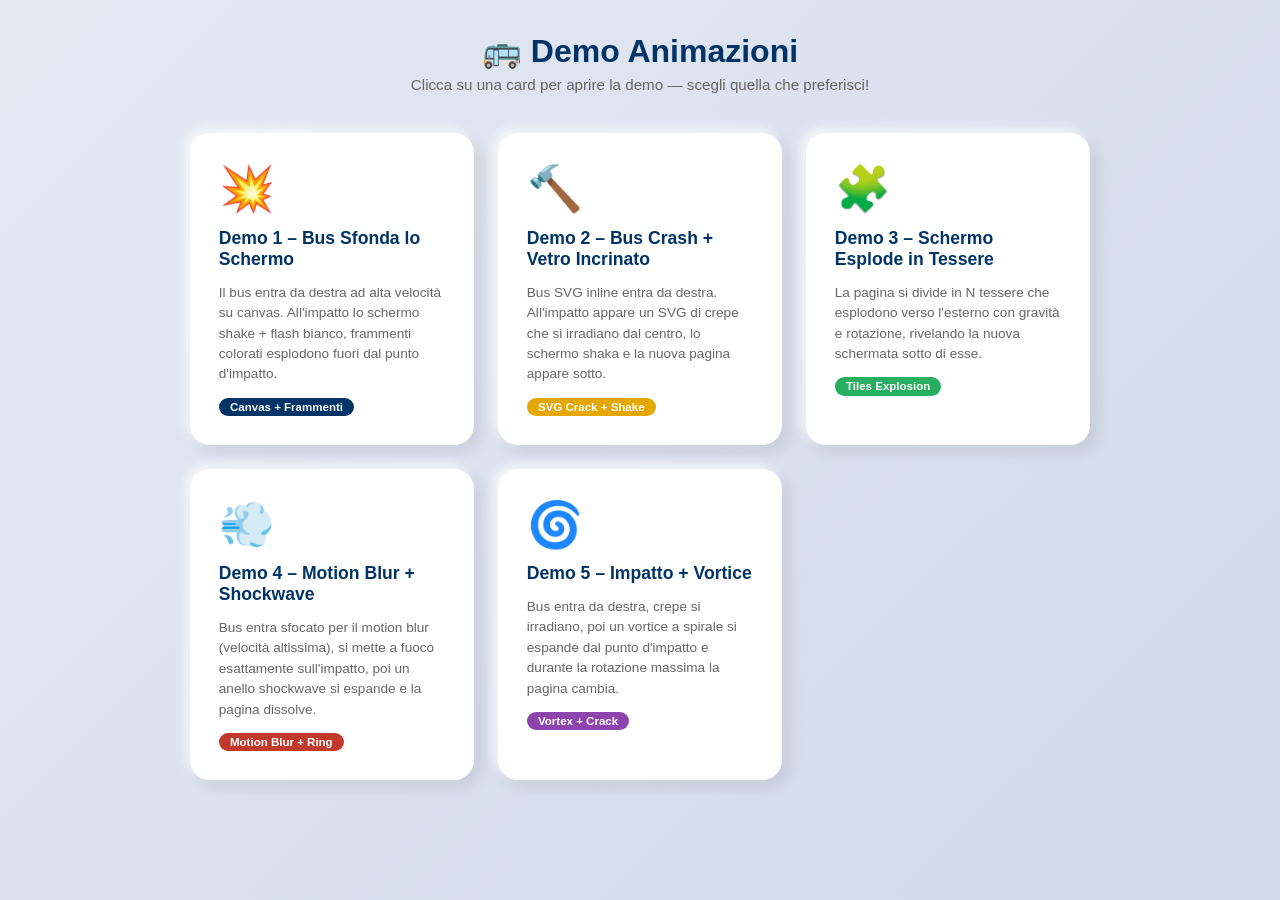
<file: demo-animazioni/index.html>
<!DOCTYPE html>
<html lang="it">
<head>
<meta charset="UTF-8">
<meta name="viewport" content="width=device-width, initial-scale=1.0">
<title>Demo Animazioni – Scegli il tuo stile</title>
<style>
  * { margin: 0; padding: 0; box-sizing: border-box; }
  body {
    background: linear-gradient(135deg, #E4E9F2 0%, #d0d8ea 100%);
    font-family: 'Segoe UI', sans-serif;
    min-height: 100vh;
    display: flex; flex-direction: column;
    align-items: center; padding: 2rem 1rem;
  }
  h1 { font-size: 2rem; color: #003366; margin-bottom: 0.4rem; }
  .sub { color: #666; margin-bottom: 2.5rem; font-size: 0.95rem; }

  .cards {
    display: grid;
    grid-template-columns: repeat(auto-fit, minmax(280px, 1fr));
    gap: 1.5rem;
    max-width: 900px;
    width: 100%;
  }

  .card {
    background: white;
    border-radius: 20px;
    padding: 1.8rem;
    box-shadow: 6px 6px 16px rgba(0,0,0,0.1), -4px -4px 12px rgba(255,255,255,0.9);
    display: flex; flex-direction: column; gap: 0.8rem;
    text-decoration: none; color: inherit;
    transition: transform 0.15s, box-shadow 0.15s;
    cursor: pointer;
  }
  .card:hover {
    transform: translateY(-4px);
    box-shadow: 8px 10px 22px rgba(0,0,0,0.14), -4px -4px 14px rgba(255,255,255,1);
  }
  .card:active { transform: scale(0.97); }

  .emoji { font-size: 2.8rem; }
  .card h2 { font-size: 1.1rem; color: #003366; }
  .card p  { font-size: 0.85rem; color: #666; line-height: 1.5; }
  .badge {
    display: inline-block;
    padding: 0.2rem 0.7rem;
    border-radius: 50px;
    font-size: 0.72rem;
    font-weight: 700;
    background: #003366;
    color: white;
    width: fit-content;
  }
  .badge.gold  { background: #e6a800; }
  .badge.green { background: #27ae60; }
  .badge.red   { background: #c0392b; }
  .badge.purple{ background: #8e44ad; }
</style>
</head>
<body>

<h1>🚌 Demo Animazioni</h1>
<p class="sub">Clicca su una card per aprire la demo — scegli quella che preferisci!</p>

<div class="cards">

  <a class="card" href="demo1-bus-sfonda.html" target="_blank">
    <div class="emoji">💥</div>
    <h2>Demo 1 – Bus Sfonda lo Schermo</h2>
    <p>Il bus entra da destra ad alta velocità su canvas. All'impatto lo schermo shake + flash bianco, frammenti colorati esplodono fuori dal punto d'impatto.</p>
    <span class="badge">Canvas + Frammenti</span>
  </a>

  <a class="card" href="demo2-bus-crash-crack.html" target="_blank">
    <div class="emoji">🔨</div>
    <h2>Demo 2 – Bus Crash + Vetro Incrinato</h2>
    <p>Bus SVG inline entra da destra. All'impatto appare un SVG di crepe che si irradiano dal centro, lo schermo shaka e la nuova pagina appare sotto.</p>
    <span class="badge gold">SVG Crack + Shake</span>
  </a>

  <a class="card" href="demo3-tiles-explosion.html" target="_blank">
    <div class="emoji">🧩</div>
    <h2>Demo 3 – Schermo Esplode in Tessere</h2>
    <p>La pagina si divide in N tessere che esplodono verso l'esterno con gravità e rotazione, rivelando la nuova schermata sotto di esse.</p>
    <span class="badge green">Tiles Explosion</span>
  </a>

  <a class="card" href="demo4-motion-blur.html" target="_blank">
    <div class="emoji">💨</div>
    <h2>Demo 4 – Motion Blur + Shockwave</h2>
    <p>Bus entra sfocato per il motion blur (velocità altissima), si mette a fuoco esattamente sull'impatto, poi un anello shockwave si espande e la pagina dissolve.</p>
    <span class="badge red">Motion Blur + Ring</span>
  </a>

  <a class="card" href="demo5-vortex.html" target="_blank">
    <div class="emoji">🌀</div>
    <h2>Demo 5 – Impatto + Vortice</h2>
    <p>Bus entra da destra, crepe si irradiano, poi un vortice a spirale si espande dal punto d'impatto e durante la rotazione massima la pagina cambia.</p>
    <span class="badge purple">Vortex + Crack</span>
  </a>

</div>

</body>
</html>
</file>
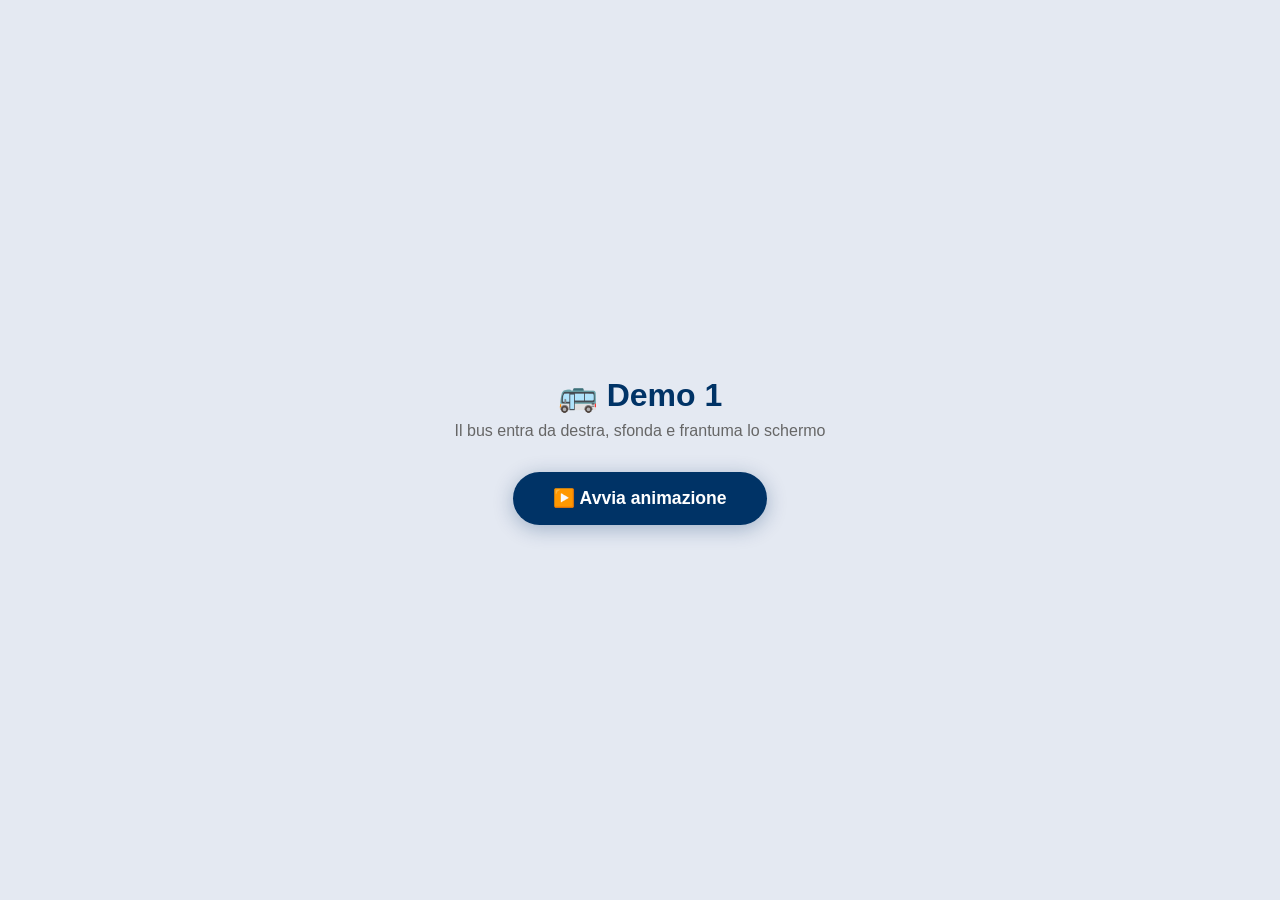
<file: demo-animazioni/demo1-bus-sfonda.html>
<!DOCTYPE html>
<html lang="it">
<head>
<meta charset="UTF-8">
<meta name="viewport" content="width=device-width, initial-scale=1.0">
<title>Demo 1 – Bus Sfonda lo Schermo</title>
<style>
  * { margin: 0; padding: 0; box-sizing: border-box; }
  body {
    background: #E4E9F2;
    font-family: 'Segoe UI', sans-serif;
    display: flex; flex-direction: column;
    align-items: center; justify-content: center;
    height: 100vh; overflow: hidden;
    user-select: none;
  }

  h1 { font-size: 2rem; color: #003366; margin-bottom: 0.5rem; }
  p  { color: #666; margin-bottom: 2rem; }

  button {
    padding: 1rem 2.5rem;
    font-size: 1.1rem; font-weight: 700;
    background: #003366; color: white;
    border: none; border-radius: 50px;
    cursor: pointer; box-shadow: 0 4px 20px rgba(0,51,102,0.3);
    transition: transform 0.1s;
  }
  button:active { transform: scale(0.96); }

  /* ============ CANVAS OVERLAY ============ */
  #anim-canvas {
    position: fixed; inset: 0;
    pointer-events: none;
    z-index: 9999;
    display: none;
  }

  /* ============ SHAKE ============ */
  @keyframes screen-shake {
    0%   { transform: translate(0,0) rotate(0deg); }
    10%  { transform: translate(-12px, 8px) rotate(-1.5deg); }
    20%  { transform: translate(14px,-10px) rotate(1.2deg); }
    30%  { transform: translate(-10px, 6px) rotate(-0.8deg); }
    40%  { transform: translate(8px,-4px) rotate(0.6deg); }
    50%  { transform: translate(-6px, 3px) rotate(-0.4deg); }
    70%  { transform: translate(4px,-2px) rotate(0.2deg); }
    100% { transform: translate(0,0) rotate(0deg); }
  }
  body.shaking { animation: screen-shake 0.6s ease; }

  /* ============ FLASH ============ */
  #flash {
    position: fixed; inset: 0;
    background: white;
    opacity: 0; pointer-events: none;
    z-index: 9998;
    transition: opacity 0.05s;
  }
  #flash.on { opacity: 1; }
</style>
</head>
<body>

<h1>🚌 Demo 1</h1>
<p>Il bus entra da destra, sfonda e frantuma lo schermo</p>
<button onclick="triggerAnim()">▶️ Avvia animazione</button>

<canvas id="anim-canvas"></canvas>
<div id="flash"></div>

<script>
const canvas = document.getElementById('anim-canvas');
const ctx    = canvas.getContext('2d');
const flash  = document.getElementById('flash');

function resize() {
  canvas.width  = window.innerWidth;
  canvas.height = window.innerHeight;
}
resize();
window.addEventListener('resize', resize);

/* ===== CLACSON via Web Audio ===== */
function playHorn() {
  const ac = new (window.AudioContext || window.webkitAudioContext)();

  function beep(freq, start, dur, vol=0.6) {
    const o = ac.createOscillator();
    const g = ac.createGain();
    o.connect(g); g.connect(ac.destination);
    o.type = 'sawtooth';
    o.frequency.setValueAtTime(freq, ac.currentTime + start);
    g.gain.setValueAtTime(0, ac.currentTime + start);
    g.gain.linearRampToValueAtTime(vol, ac.currentTime + start + 0.02);
    g.gain.linearRampToValueAtTime(0,   ac.currentTime + start + dur);
    o.start(ac.currentTime + start);
    o.stop(ac.currentTime + start + dur + 0.05);
  }

  beep(420, 0,    0.18);
  beep(520, 0.22, 0.22);
  beep(420, 0.48, 0.12);
  beep(520, 0.62, 0.30);
}

/* ===== DISEGNA BUS SVG-style su canvas ===== */
function drawBus(x, y, scale=1, alpha=1) {
  ctx.save();
  ctx.globalAlpha = alpha;
  ctx.translate(x, y);
  ctx.scale(scale, scale);

  const W = 200, H = 90;

  // Carrozzeria
  ctx.fillStyle = '#1565C0';
  roundRect(ctx, -W/2, -H/2, W, H, 10);
  ctx.fill();

  // Fascia gialla
  ctx.fillStyle = '#FFC107';
  ctx.fillRect(-W/2, 10, W, 12);

  // Tetto
  ctx.fillStyle = '#1976D2';
  roundRect(ctx, -W/2+6, -H/2-8, W-12, 20, 8);
  ctx.fill();

  // Finestrini
  ctx.fillStyle = '#B3E5FC';
  ctx.globalAlpha = alpha * 0.9;
  [-60,-25,10,45].forEach(fx => {
    roundRect(ctx, fx, -H/2+4, 28, 18, 4);
    ctx.fill();
  });

  // Parabrezza anteriore
  roundRect(ctx, W/2-38, -H/2+4, 32, 20, 4);
  ctx.fill();
  ctx.globalAlpha = alpha;

  // Ruote
  ctx.fillStyle = '#212121';
  [W/2-30, -W/2+30].forEach(wx => {
    ctx.beginPath();
    ctx.arc(wx, H/2-2, 16, 0, Math.PI*2);
    ctx.fill();
    ctx.fillStyle = '#9E9E9E';
    ctx.beginPath();
    ctx.arc(wx, H/2-2, 7, 0, Math.PI*2);
    ctx.fill();
    ctx.fillStyle = '#212121';
  });

  // Faro
  ctx.fillStyle = '#FFEB3B';
  ctx.beginPath();
  ctx.arc(W/2-6, 8, 8, 0, Math.PI*2);
  ctx.fill();

  ctx.restore();
}

function roundRect(ctx, x, y, w, h, r) {
  ctx.beginPath();
  ctx.moveTo(x+r, y);
  ctx.lineTo(x+w-r, y);
  ctx.quadraticCurveTo(x+w, y, x+w, y+r);
  ctx.lineTo(x+w, y+h-r);
  ctx.quadraticCurveTo(x+w, y+h, x+w-r, y+h);
  ctx.lineTo(x+r, y+h);
  ctx.quadraticCurveTo(x, y+h, x, y+h-r);
  ctx.lineTo(x, y+r);
  ctx.quadraticCurveTo(x, y, x+r, y);
  ctx.closePath();
}

/* ===== FRAMMENTI VETRO ROTTO ===== */
let fragments = [];

function generateFragments(cx, cy) {
  fragments = [];
  const count = 40;
  for (let i = 0; i < count; i++) {
    const angle = Math.random() * Math.PI * 2;
    const speed = 3 + Math.random() * 12;
    const size  = 20 + Math.random() * 80;
    fragments.push({
      x: cx, y: cy,
      vx: Math.cos(angle) * speed,
      vy: Math.sin(angle) * speed - Math.random() * 4,
      rot: Math.random() * Math.PI * 2,
      rotV: (Math.random() - 0.5) * 0.3,
      size,
      alpha: 1,
      color: `hsl(${200 + Math.random()*40}, 60%, ${50 + Math.random()*30}%)`,
      points: generateShard(size)
    });
  }
}

function generateShard(size) {
  const pts = [];
  const n = 3 + Math.floor(Math.random() * 3);
  for (let i = 0; i < n; i++) {
    const a = (i / n) * Math.PI * 2 + (Math.random()-0.5) * 0.8;
    const r = size * (0.5 + Math.random() * 0.5);
    pts.push({ x: Math.cos(a)*r, y: Math.sin(a)*r });
  }
  return pts;
}

function drawFragments() {
  fragments.forEach(f => {
    ctx.save();
    ctx.translate(f.x, f.y);
    ctx.rotate(f.rot);
    ctx.globalAlpha = f.alpha;
    ctx.fillStyle = f.color;
    ctx.strokeStyle = 'rgba(255,255,255,0.5)';
    ctx.lineWidth = 1;
    ctx.beginPath();
    f.points.forEach((p, i) => i === 0 ? ctx.moveTo(p.x, p.y) : ctx.lineTo(p.x, p.y));
    ctx.closePath();
    ctx.fill();
    ctx.stroke();
    ctx.restore();

    f.x   += f.vx;
    f.y   += f.vy;
    f.vy  += 0.4; // gravità
    f.rot += f.rotV;
    f.alpha -= 0.022;
  });
  fragments = fragments.filter(f => f.alpha > 0);
}

/* ===== ANIMAZIONE PRINCIPALE ===== */
let animRunning = false;

function triggerAnim() {
  if (animRunning) return;
  animRunning = true;

  const W = canvas.width, H = canvas.height;
  const cy = H / 2;
  let busX = W + 160;
  const targetX = W / 2;

  canvas.style.display = 'block';
  playHorn();

  let phase = 'enter'; // enter → impact → shards → done
  let impactFrame = 0;

  function loop() {
    ctx.clearRect(0, 0, W, H);

    if (phase === 'enter') {
      busX -= 28; // velocità bus
      const scale = 1 + Math.max(0, (targetX - busX) / W) * 0.8;
      drawBus(busX, cy, scale);

      if (busX <= targetX) {
        phase = 'impact';
        impactFrame = 0;

        // Flash bianco
        flash.classList.add('on');
        setTimeout(() => flash.classList.remove('on'), 80);

        // Shake
        document.body.classList.add('shaking');
        setTimeout(() => document.body.classList.remove('shaking'), 600);

        // Genera frammenti
        generateFragments(targetX, cy);

        // QUI cambieresti modalità nel sito vero
        console.log('💥 CAMBIO MODALITÀ!');
      }

      requestAnimationFrame(loop);

    } else if (phase === 'impact') {
      impactFrame++;

      // Bus si ferma con bounce
      const bounceX = targetX + Math.sin(impactFrame * 0.5) * (20 - impactFrame) ;
      const scale   = 1.5 - impactFrame * 0.03;
      drawBus(Math.max(targetX, bounceX), cy, Math.max(1, scale));

      drawFragments();

      if (impactFrame > 30) phase = 'shards';
      requestAnimationFrame(loop);

    } else if (phase === 'shards') {
      drawFragments();
      if (fragments.length === 0) {
        phase = 'done';
        canvas.style.display = 'none';
        animRunning = false;
      } else {
        requestAnimationFrame(loop);
      }
    }
  }

  requestAnimationFrame(loop);
}
</script>
</body>
</html>
</file>
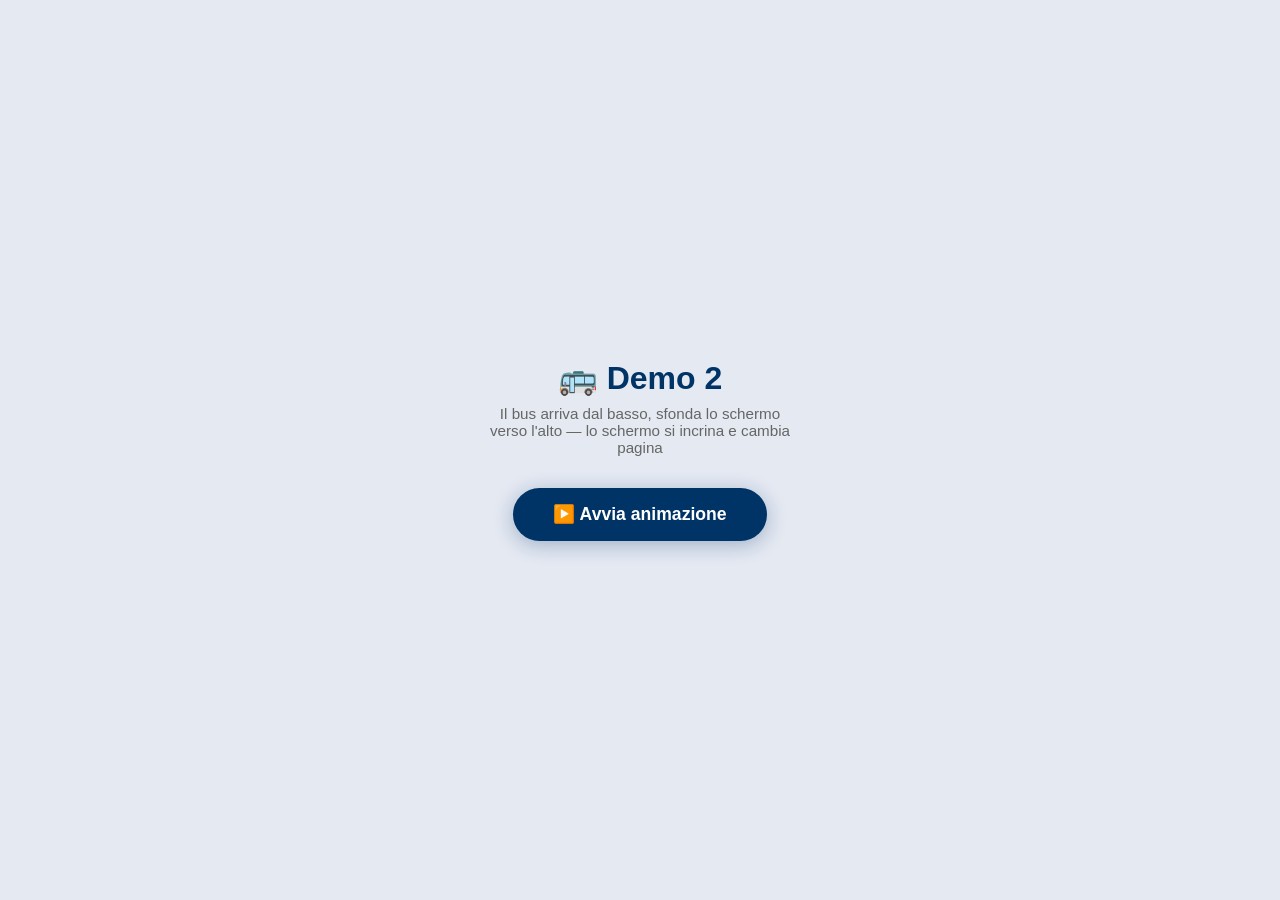
<file: demo-animazioni/demo2-bus-crash-crack.html>
<!DOCTYPE html>
<html lang="it">
<head>
<meta charset="UTF-8">
<meta name="viewport" content="width=device-width, initial-scale=1.0">
<title>Demo 2 – Bus Schiaccia lo Schermo</title>
<style>
  * { margin: 0; padding: 0; box-sizing: border-box; }
  body {
    background: #E4E9F2;
    font-family: 'Segoe UI', sans-serif;
    display: flex; flex-direction: column;
    align-items: center; justify-content: center;
    height: 100vh; overflow: hidden;
    user-select: none;
  }

  h1 { font-size: 2rem; color: #003366; margin-bottom: 0.5rem; }
  p  { color: #666; margin-bottom: 2rem; font-size: 0.95rem; text-align: center; max-width: 320px; }

  button {
    padding: 1rem 2.5rem;
    font-size: 1.1rem; font-weight: 700;
    background: #003366; color: white;
    border: none; border-radius: 50px;
    cursor: pointer;
    box-shadow: 0 4px 20px rgba(0,51,102,0.3);
    transition: transform 0.1s;
  }
  button:active { transform: scale(0.96); }

  /* ======= SCREEEN CRACK OVERLAY ======= */
  #crack-overlay {
    position: fixed; inset: 0;
    pointer-events: none;
    z-index: 9997;
    opacity: 0;
    transition: opacity 0.1s;
  }
  #crack-overlay.show { opacity: 1; }

  /* ======= BUS ELEMENT ======= */
  #bus-el {
    position: fixed;
    z-index: 9999;
    pointer-events: none;
    display: none;
    transform-origin: center center;
  }

  /* ======= FLASH ======= */
  #flash {
    position: fixed; inset: 0;
    background: white;
    opacity: 0; pointer-events: none;
    z-index: 9998;
  }

  /* ======= SHAKE ======= */
  @keyframes shake {
    0%   { transform: translate(0,0); }
    15%  { transform: translate(-15px, 10px) rotate(-2deg); }
    30%  { transform: translate(18px,-12px) rotate(1.5deg); }
    45%  { transform: translate(-12px, 7px) rotate(-1deg); }
    60%  { transform: translate(8px,-4px) rotate(0.5deg); }
    75%  { transform: translate(-4px, 2px); }
    100% { transform: translate(0,0); }
  }
  body.shaking { animation: shake 0.55s cubic-bezier(.36,.07,.19,.97); }

  /* ======= CRACK LINES SVG ======= */
  #crack-svg {
    position: fixed; inset: 0;
    width: 100%; height: 100%;
    pointer-events: none;
    z-index: 9998;
    opacity: 0;
    transition: opacity 0.08s;
  }
  #crack-svg.show { opacity: 1; }

  /* ======= NUOVA SCHERMATA ======= */
  #new-screen {
    position: fixed; inset: 0;
    background: #1A237E;
    display: flex; align-items: center; justify-content: center;
    flex-direction: column;
    gap: 1rem;
    z-index: 9996;
    opacity: 0;
    pointer-events: none;
    transition: opacity 0.4s;
  }
  #new-screen.show {
    opacity: 1;
    pointer-events: all;
  }
  #new-screen h2 { color: #FFC107; font-size: 2.5rem; }
  #new-screen p  { color: white; font-size: 1rem; }
  #new-screen button {
    background: #FFC107; color: #1A237E;
    margin-top: 1rem;
  }
</style>
</head>
<body>

<h1>🚌 Demo 2</h1>
<p>Il bus arriva dal basso, sfonda lo schermo verso l'alto — lo schermo si incrina e cambia pagina</p>
<button onclick="triggerAnim()">▶️ Avvia animazione</button>

<!-- Bus SVG inline -->
<svg id="bus-el" viewBox="0 0 240 100" width="240" height="100">
  <!-- Ombra -->
  <ellipse cx="120" cy="95" rx="80" ry="5" fill="rgba(0,0,0,0.2)"/>
  <!-- Carrozzeria -->
  <rect x="8" y="10" width="224" height="76" rx="10" fill="#1565C0"/>
  <!-- Fascia gialla -->
  <rect x="8" y="42" width="224" height="14" fill="#FFC107"/>
  <!-- Tetto -->
  <rect x="14" y="2" width="212" height="22" rx="8" fill="#1976D2"/>
  <!-- Finestrini -->
  <rect x="30"  y="12" width="38" height="20" rx="4" fill="#B3E5FC" opacity="0.9"/>
  <rect x="80"  y="12" width="38" height="20" rx="4" fill="#B3E5FC" opacity="0.9"/>
  <rect x="130" y="12" width="38" height="20" rx="4" fill="#B3E5FC" opacity="0.9"/>
  <!-- Parabrezza -->
  <rect x="182" y="12" width="40" height="22" rx="4" fill="#B3E5FC" opacity="0.9"/>
  <!-- Ruote -->
  <circle cx="50"  cy="86" r="14" fill="#212121"/>
  <circle cx="50"  cy="86" r="6"  fill="#9E9E9E"/>
  <circle cx="190" cy="86" r="14" fill="#212121"/>
  <circle cx="190" cy="86" r="6"  fill="#9E9E9E"/>
  <!-- Faro -->
  <ellipse cx="228" cy="62" rx="7" ry="5" fill="#FFEB3B"/>
  <!-- Numero -->
  <rect x="88" y="3" width="32" height="8" rx="2" fill="#FFC107"/>
  <text x="104" y="10" font-size="7" fill="#1A237E" text-anchor="middle" font-family="monospace" font-weight="bold">ATM</text>
</svg>

<!-- Crack SVG -->
<svg id="crack-svg" viewBox="0 0 100 100" preserveAspectRatio="none">
  <defs>
    <filter id="glow">
      <feGaussianBlur stdDeviation="0.5" result="blur"/>
      <feMerge><feMergeNode in="blur"/><feMergeNode in="SourceGraphic"/></feMerge>
    </filter>
  </defs>
  <g filter="url(#glow)" stroke="white" stroke-width="0.4" fill="none" opacity="0.9">
    <!-- Crepe che si irradiano dal centro -->
    <polyline points="50,50 35,20 28,5"/>
    <polyline points="50,50 60,15 55,0"/>
    <polyline points="50,50 75,25 90,10 100,0"/>
    <polyline points="50,50 80,40 100,35"/>
    <polyline points="50,50 85,55 100,65"/>
    <polyline points="50,50 70,75 80,95 85,100"/>
    <polyline points="50,50 50,80 45,100"/>
    <polyline points="50,50 30,75 20,100"/>
    <polyline points="50,50 15,65 0,70"/>
    <polyline points="50,50 10,45 0,40"/>
    <polyline points="50,50 18,30 5,15 0,0"/>
    <!-- Linee secondarie -->
    <polyline points="50,50 40,35 30,30"/>
    <polyline points="50,50 62,42 72,38"/>
    <polyline points="50,50 58,62 65,75"/>
    <polyline points="50,50 38,63 28,70"/>
  </g>
  <!-- Alone impatto -->
  <circle cx="50" cy="50" r="8" fill="none" stroke="white" stroke-width="0.8" opacity="0.6"/>
  <circle cx="50" cy="50" r="15" fill="none" stroke="white" stroke-width="0.4" opacity="0.4"/>
</svg>

<!-- Nuova schermata simulata -->
<div id="new-screen">
  <h2>🚌 IVECO MODE</h2>
  <p>Modalità Iveco Orecchia attivata!</p>
  <button onclick="resetDemo()">🔄 Ripristina demo</button>
</div>

<div id="flash"></div>

<script>
const busEl      = document.getElementById('bus-el');
const crackSvg   = document.getElementById('crack-svg');
const flashEl    = document.getElementById('flash');
const newScreen  = document.getElementById('new-screen');
let   animRunning = false;

/* ===== CLACSON ===== */
function playHorn() {
  const ac = new (window.AudioContext || window.webkitAudioContext)();
  function beep(freq, start, dur, vol=0.5) {
    const o = ac.createOscillator(), g = ac.createGain();
    o.connect(g); g.connect(ac.destination);
    o.type = 'sawtooth';
    o.frequency.value = freq;
    g.gain.setValueAtTime(0, ac.currentTime + start);
    g.gain.linearRampToValueAtTime(vol, ac.currentTime + start + 0.03);
    g.gain.linearRampToValueAtTime(0,   ac.currentTime + start + dur);
    o.start(ac.currentTime + start);
    o.stop(ac.currentTime + start + dur + 0.05);
  }
  beep(380, 0,    0.20);
  beep(480, 0.25, 0.25);
  beep(380, 0.52, 0.12);
  beep(480, 0.66, 0.32);
}

/* ===== ANIMAZIONE ===== */
function triggerAnim() {
  if (animRunning) return;
  animRunning = true;

  const W = window.innerWidth, H = window.innerHeight;
  const busW = 240, busH = 100;

  // Posizione iniziale: bus fuori dallo schermo a destra
  let bx = W + busW;
  const by = H / 2 - busH / 2;

  busEl.style.display = 'block';
  busEl.style.left    = bx + 'px';
  busEl.style.top     = by + 'px';
  busEl.style.transition = 'none';
  busEl.style.transform  = 'scale(1)';

  playHorn();

  // Fase 1: bus entra da destra veloce
  const targetX = W / 2 - busW / 2;
  let start = null;
  const duration = 500; // ms

  function animEnter(ts) {
    if (!start) start = ts;
    const p = Math.min((ts - start) / duration, 1);
    // easeIn
    const ease = p * p * p;
    bx = W + busW - (W + busW - targetX) * ease;
    const scale = 1 + ease * 0.5; // il bus si "ingrandisce" come se venisse verso di te
    busEl.style.left      = bx + 'px';
    busEl.style.transform = `scale(${scale})`;

    if (p < 1) {
      requestAnimationFrame(animEnter);
    } else {
      onImpact();
    }
  }
  requestAnimationFrame(animEnter);

  function onImpact() {
    // Flash bianco
    flashEl.style.transition = 'none';
    flashEl.style.opacity = '1';
    setTimeout(() => {
      flashEl.style.transition = 'opacity 0.3s';
      flashEl.style.opacity = '0';
    }, 60);

    // Shake
    document.body.classList.remove('shaking');
    void document.body.offsetWidth;
    document.body.classList.add('shaking');
    setTimeout(() => document.body.classList.remove('shaking'), 600);

    // Crepe
    crackSvg.classList.add('show');

    // Bus: bounce e scomparsa
    busEl.style.transition = 'transform 0.15s, opacity 0.3s 0.2s';
    busEl.style.transform  = 'scale(1.6)';
    setTimeout(() => { busEl.style.opacity = '0'; }, 200);

    // Cambia schermata
    setTimeout(() => {
      crackSvg.classList.remove('show');
      busEl.style.display = 'none';
      busEl.style.opacity = '1';
      newScreen.classList.add('show');
    }, 500);
  }
}

function resetDemo() {
  animRunning = false;
  newScreen.classList.remove('show');
  busEl.style.display = 'none';
  busEl.style.transform = 'scale(1)';
}
</script>
</body>
</html>
</file>
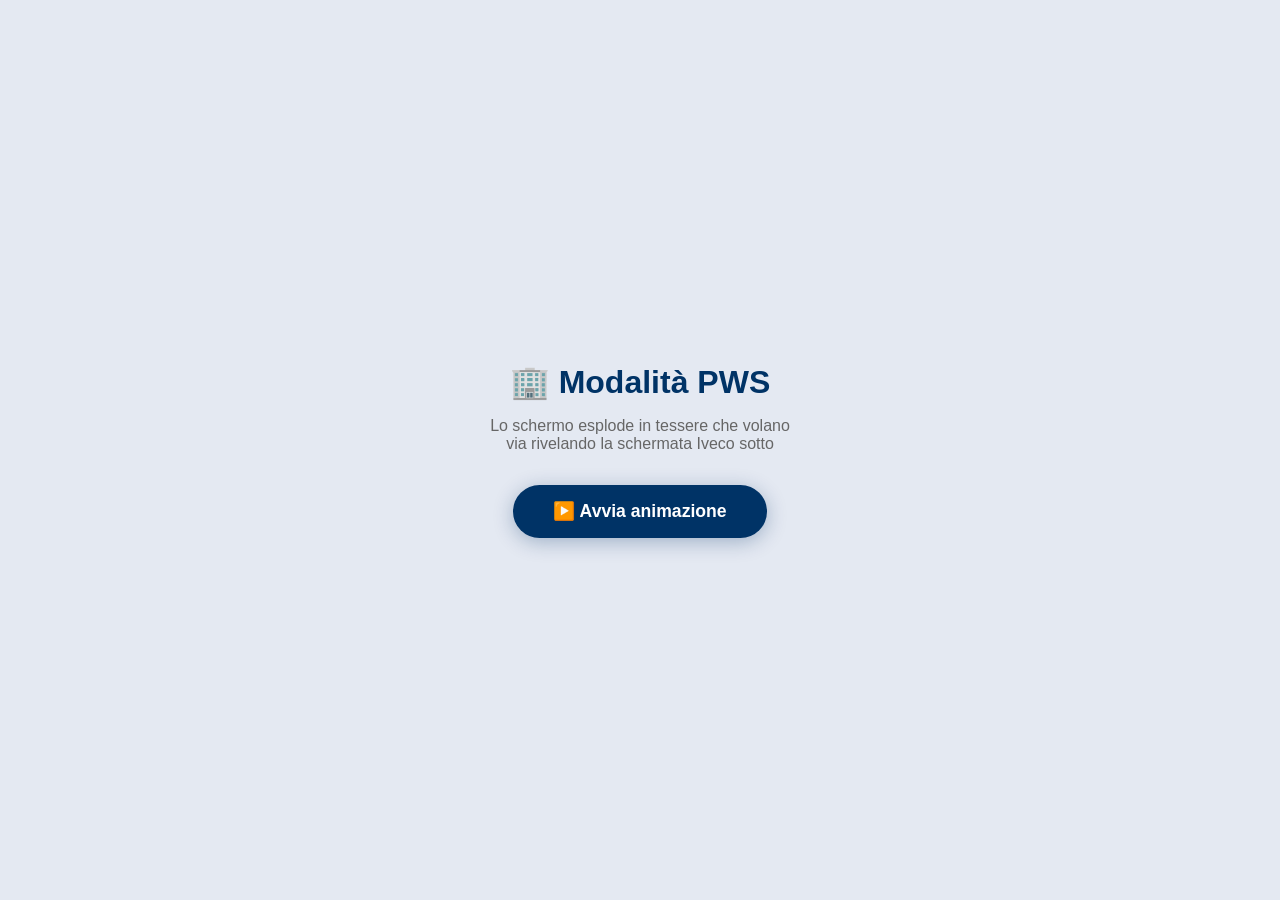
<file: demo-animazioni/demo3-tiles-explosion.html>
<!DOCTYPE html>
<html lang="it">
<head>
<meta charset="UTF-8">
<meta name="viewport" content="width=device-width, initial-scale=1.0">
<title>Demo 3 – Schermo Esplode in Tessere</title>
<style>
  * { margin: 0; padding: 0; box-sizing: border-box; }
  body {
    background: #E4E9F2;
    font-family: 'Segoe UI', sans-serif;
    display: flex; flex-direction: column;
    align-items: center; justify-content: center;
    height: 100vh; overflow: hidden;
    user-select: none;
  }

  #page-a, #page-b {
    position: fixed; inset: 0;
    display: flex; align-items: center; justify-content: center;
    flex-direction: column; gap: 1rem;
  }

  #page-a { background: #E4E9F2; z-index: 1; }
  #page-b { background: #1A237E; z-index: 0; }
  #page-b h1 { color: #FFC107; font-size: 2.5rem; }
  #page-b p  { color: white; }

  h1 { font-size: 2rem; color: #003366; }
  p  { color: #666; text-align: center; max-width: 320px; }
  button {
    padding: 1rem 2.5rem; font-size: 1.1rem; font-weight: 700;
    background: #003366; color: white; border: none; border-radius: 50px;
    cursor: pointer; margin-top: 1rem;
    box-shadow: 0 4px 20px rgba(0,51,102,0.3);
  }
  #page-b button { background: #FFC107; color: #1A237E; }

  #tile-canvas {
    position: fixed; inset: 0;
    pointer-events: none;
    z-index: 100;
    display: none;
  }

  /* Bus animato in ingresso */
  #bus-wrap {
    position: fixed;
    z-index: 200;
    pointer-events: none;
    display: none;
  }

  @keyframes shake {
    0%,100%{ transform:translate(0,0)rotate(0); }
    20%    { transform:translate(-16px,10px)rotate(-2deg); }
    40%    { transform:translate(18px,-12px)rotate(1.5deg); }
    60%    { transform:translate(-10px,6px)rotate(-1deg); }
    80%    { transform:translate(8px,-4px)rotate(0.5deg); }
  }
  body.shaking { animation: shake 0.5s ease; }
</style>
</head>
<body>

<!-- Pagina A (PWS) -->
<div id="page-a">
  <h1>🏢 Modalità PWS</h1>
  <p>Lo schermo esplode in tessere che volano via rivelando la schermata Iveco sotto</p>
  <button onclick="triggerAnim()">▶️ Avvia animazione</button>
</div>

<!-- Pagina B (Iveco) — già visibile dietro -->
<div id="page-b">
  <h1>🚌 IVECO MODE</h1>
  <p>Modalità Iveco Orecchia!</p>
  <button onclick="resetDemo()">🔄 Torna a PWS</button>
</div>

<canvas id="tile-canvas"></canvas>

<!-- Bus -->
<div id="bus-wrap">
  <svg viewBox="0 0 240 100" width="220" height="92">
    <ellipse cx="120" cy="95" rx="78" ry="5" fill="rgba(0,0,0,0.15)"/>
    <rect x="8" y="10" width="224" height="76" rx="10" fill="#1565C0"/>
    <rect x="8" y="42" width="224" height="14" fill="#FFC107"/>
    <rect x="14" y="2" width="212" height="22" rx="8" fill="#1976D2"/>
    <rect x="30"  y="12" width="38" height="20" rx="4" fill="#B3E5FC" opacity="0.9"/>
    <rect x="80"  y="12" width="38" height="20" rx="4" fill="#B3E5FC" opacity="0.9"/>
    <rect x="130" y="12" width="38" height="20" rx="4" fill="#B3E5FC" opacity="0.9"/>
    <rect x="182" y="12" width="40" height="22" rx="4" fill="#B3E5FC" opacity="0.9"/>
    <circle cx="50"  cy="86" r="14" fill="#212121"/>
    <circle cx="50"  cy="86" r="6"  fill="#9E9E9E"/>
    <circle cx="190" cy="86" r="14" fill="#212121"/>
    <circle cx="190" cy="86" r="6"  fill="#9E9E9E"/>
    <ellipse cx="228" cy="62" rx="7" ry="5" fill="#FFEB3B"/>
    <rect x="88" y="3" width="32" height="8" rx="2" fill="#FFC107"/>
    <text x="104" y="10" font-size="7" fill="#1A237E" text-anchor="middle" font-family="monospace" font-weight="bold">ATM</text>
  </svg>
</div>

<script>
const canvas  = document.getElementById('tile-canvas');
const ctx     = canvas.getContext('2d');
const pageA   = document.getElementById('page-a');
const busWrap = document.getElementById('bus-wrap');
let animRunning = false;

function resize() {
  canvas.width  = window.innerWidth;
  canvas.height = window.innerHeight;
}
resize();
window.addEventListener('resize', resize);

/* ===== CLACSON ===== */
function playHorn() {
  const ac = new (window.AudioContext || window.webkitAudioContext)();
  function beep(f, s, d, v=0.5) {
    const o = ac.createOscillator(), g = ac.createGain();
    o.connect(g); g.connect(ac.destination);
    o.type = 'sawtooth'; o.frequency.value = f;
    g.gain.setValueAtTime(0, ac.currentTime+s);
    g.gain.linearRampToValueAtTime(v, ac.currentTime+s+0.03);
    g.gain.linearRampToValueAtTime(0, ac.currentTime+s+d);
    o.start(ac.currentTime+s); o.stop(ac.currentTime+s+d+0.05);
  }
  beep(400,0,0.18); beep(500,0.22,0.22); beep(400,0.48,0.14); beep(500,0.64,0.32);
}

/* ===== TILES ===== */
const COLS = 8, ROWS = 12;
let tiles = [];

function buildTiles() {
  const W = canvas.width, H = canvas.height;
  const tw = W / COLS, th = H / ROWS;
  tiles = [];

  for (let r = 0; r < ROWS; r++) {
    for (let c = 0; c < COLS; c++) {
      const cx = (c + 0.5) * tw;
      const cy = (r + 0.5) * th;
      const angle = Math.atan2(cy - H/2, cx - W/2);
      const dist  = Math.hypot(cx - W/2, cy - H/2);
      const delay = dist / 600; // più lontano dal centro = parte dopo
      const speed = 8 + Math.random() * 14;

      tiles.push({
        x: c * tw, y: r * th, w: tw, h: th,
        vx: Math.cos(angle) * speed * (0.5 + Math.random()),
        vy: Math.sin(angle) * speed * (0.5 + Math.random()) - 2,
        rot: 0,
        rotV: (Math.random() - 0.5) * 0.15,
        alpha: 1,
        delay,
        elapsed: 0,
        started: false,
        // Colore della pagina A
        color: `hsl(${210 + Math.random()*20}, ${50+Math.random()*20}%, ${80+Math.random()*15}%)`
      });
    }
  }
}

/* ===== ANIMAZIONE PRINCIPALE ===== */
function triggerAnim() {
  if (animRunning) return;
  animRunning = true;

  const W = canvas.width, H = canvas.height;

  playHorn();

  // Mostra il bus che entra
  busWrap.style.display = 'block';
  busWrap.style.left    = (W + 250) + 'px';
  busWrap.style.top     = (H/2 - 46) + 'px';
  busWrap.style.transition = 'none';
  busWrap.style.transform  = 'scale(1)';

  // Bus entra veloce
  setTimeout(() => {
    busWrap.style.transition = 'left 0.45s cubic-bezier(.8,0,1,1)';
    busWrap.style.left = (W/2 - 110) + 'px';
  }, 50);

  // All'impatto
  setTimeout(() => {
    // Shake + flash
    document.body.classList.remove('shaking');
    void document.body.offsetWidth;
    document.body.classList.add('shaking');

    // Cattura schermata A come pattern sul canvas
    canvas.style.display = 'block';
    buildTiles();

    // Nascondi pagina A
    pageA.style.opacity = '0';

    // Bus: ingrandisce e svanisce
    busWrap.style.transition = 'transform 0.2s, opacity 0.3s 0.15s';
    busWrap.style.transform  = 'scale(1.5)';
    setTimeout(() => { busWrap.style.opacity = '0'; }, 150);

    startTileExplosion();
  }, 500);
}

let lastTs = null;

function startTileExplosion() {
  lastTs = null;

  function loop(ts) {
    if (!lastTs) lastTs = ts;
    const dt = (ts - lastTs) / 16;
    lastTs = ts;

    ctx.clearRect(0, 0, canvas.width, canvas.height);

    let allDone = true;

    tiles.forEach(t => {
      t.elapsed += dt;
      const relT = t.elapsed - t.delay * 60;

      if (relT < 0) {
        // Non ancora partita: disegna ferma
        ctx.save();
        ctx.globalAlpha = 1;
        ctx.fillStyle   = t.color;
        ctx.strokeStyle = 'rgba(255,255,255,0.3)';
        ctx.lineWidth   = 0.5;
        ctx.fillRect(t.x, t.y, t.w, t.h);
        ctx.strokeRect(t.x, t.y, t.w, t.h);
        ctx.restore();
        allDone = false;
        return;
      }

      t.started = true;
      // Muovi
      t.x   += t.vx * dt;
      t.y   += t.vy * dt;
      t.vy  += 0.3 * dt;
      t.rot += t.rotV * dt;
      t.alpha -= 0.018 * dt;

      if (t.alpha <= 0) return;
      allDone = false;

      ctx.save();
      ctx.globalAlpha = Math.max(0, t.alpha);
      ctx.translate(t.x + t.w/2, t.y + t.h/2);
      ctx.rotate(t.rot);
      ctx.fillStyle   = t.color;
      ctx.strokeStyle = 'rgba(255,255,255,0.4)';
      ctx.lineWidth   = 0.5;
      ctx.fillRect(-t.w/2, -t.h/2, t.w, t.h);
      ctx.strokeRect(-t.w/2, -t.h/2, t.w, t.h);
      ctx.restore();
    });

    if (!allDone) {
      requestAnimationFrame(loop);
    } else {
      canvas.style.display = 'none';
      busWrap.style.display = 'none';
      busWrap.style.opacity = '1';
      busWrap.style.transform = 'scale(1)';
    }
  }

  requestAnimationFrame(loop);
}

function resetDemo() {
  animRunning = false;
  pageA.style.opacity = '1';
  canvas.style.display = 'none';
  busWrap.style.display = 'none';
  busWrap.style.opacity = '1';
  busWrap.style.transform = 'scale(1)';
}
</script>
</body>
</html>
</file>
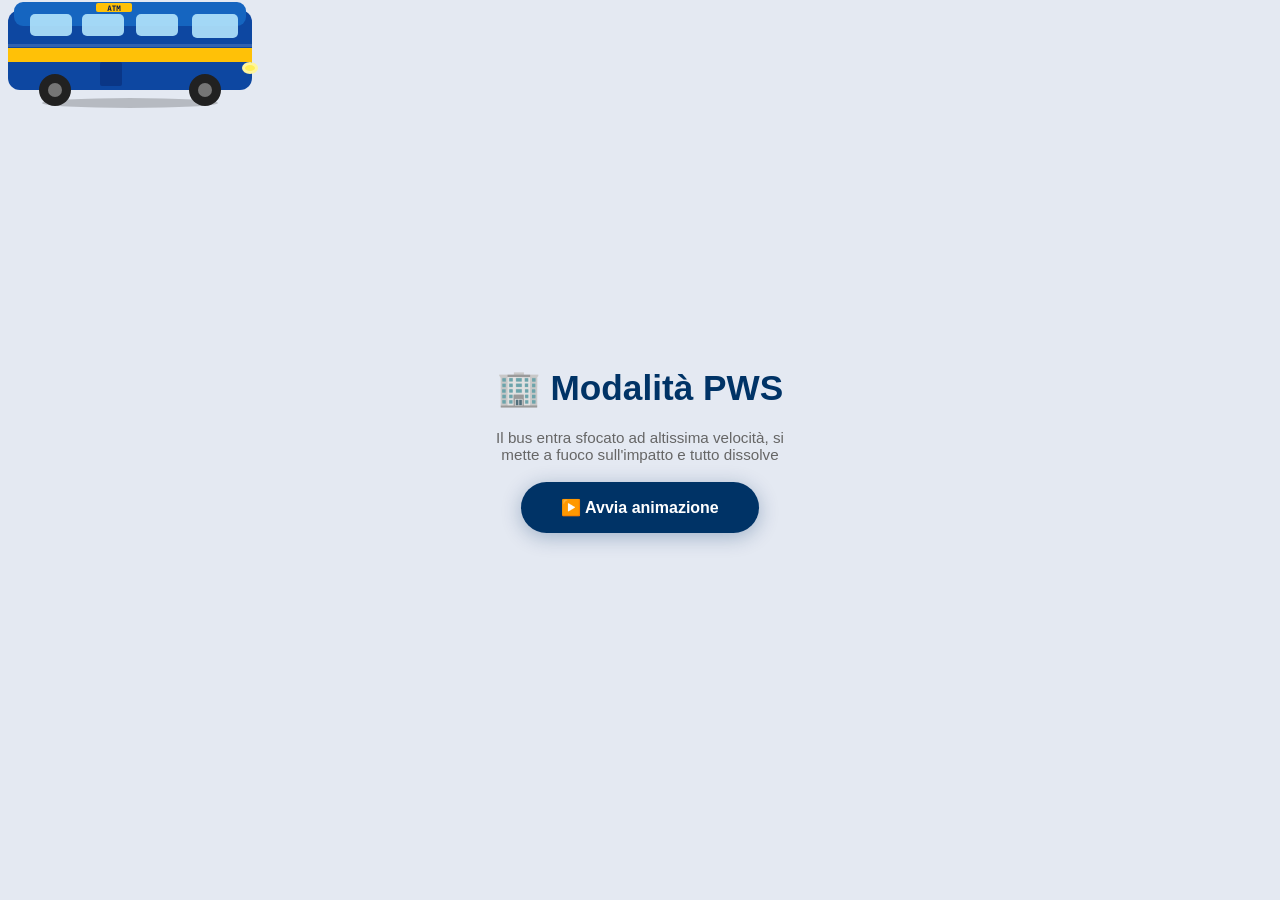
<file: demo-animazioni/demo4-motion-blur.html>
<!DOCTYPE html>
<html lang="it">
<head>
<meta charset="UTF-8">
<meta name="viewport" content="width=device-width, initial-scale=1.0">
<title>Demo 4 – Bus Mette a Fuoco e Dissolve</title>
<style>
  * { margin: 0; padding: 0; box-sizing: border-box; }

  body {
    background: #E4E9F2;
    font-family: 'Segoe UI', sans-serif;
    overflow: hidden;
    height: 100vh;
    user-select: none;
  }

  /* === PAGINE === */
  .page {
    position: fixed; inset: 0;
    display: flex; align-items: center; justify-content: center;
    flex-direction: column; gap: 1.2rem;
    transition: filter 0.3s, opacity 0.5s;
  }

  #page-pws { z-index: 2; background: #E4E9F2; }
  #page-iveco {
    z-index: 1;
    background: linear-gradient(135deg, #0D1B4B 0%, #1A237E 60%, #003366 100%);
  }

  h1 { font-size: 2.2rem; font-weight: 800; color: #003366; }
  p  { color: #666; text-align: center; max-width: 320px; font-size: 0.95rem; }

  button {
    padding: 1rem 2.5rem; font-size: 1rem; font-weight: 700;
    background: #003366; color: white; border: none; border-radius: 50px;
    cursor: pointer; box-shadow: 0 4px 20px rgba(0,51,102,0.3);
    transition: transform 0.1s;
  }
  button:active { transform: scale(0.96); }

  /* Iveco page styling */
  #page-iveco h1 { color: #FFC107; font-size: 2.5rem; }
  #page-iveco p  { color: rgba(255,255,255,0.7); }
  #page-iveco button { background: #FFC107; color: #1A237E; }

  /* === BUS OVERLAY === */
  #bus-layer {
    position: fixed; inset: 0;
    z-index: 10;
    pointer-events: none;
    overflow: hidden;
  }

  #bus-obj {
    position: absolute;
    will-change: transform, filter;
  }

  /* === SHOCKWAVE === */
  #shockwave {
    position: fixed;
    border-radius: 50%;
    pointer-events: none;
    z-index: 9;
    display: none;
  }

  /* === BLUR OVERLAY === */
  #blur-bg {
    position: fixed; inset: 0;
    z-index: 5;
    backdrop-filter: blur(0px);
    transition: backdrop-filter 0.4s;
    pointer-events: none;
  }
  #blur-bg.active { backdrop-filter: blur(20px) brightness(1.5); }

  @keyframes shake {
    0%,100%{ transform:translate(0,0); }
    20%    { transform:translate(-18px,12px) rotate(-2.5deg); }
    40%    { transform:translate(20px,-14px) rotate(2deg); }
    60%    { transform:translate(-12px,8px)  rotate(-1deg); }
    80%    { transform:translate(9px,-5px)   rotate(0.5deg); }
  }
  body.shaking { animation: shake 0.55s ease; }
</style>
</head>
<body>

<div class="page" id="page-pws">
  <h1>🏢 Modalità PWS</h1>
  <p>Il bus entra sfocato ad altissima velocità, si mette a fuoco sull'impatto e tutto dissolve</p>
  <button onclick="triggerAnim()">▶️ Avvia animazione</button>
</div>

<div class="page" id="page-iveco">
  <h1>🚌 IVECO MODE</h1>
  <p>Modalità Iveco Orecchia attivata!</p>
  <button onclick="resetDemo()">🔄 Torna a PWS</button>
</div>

<div id="blur-bg"></div>
<div id="bus-layer">
  <svg id="bus-obj" viewBox="0 0 260 108" width="260" height="108">
    <defs>
      <filter id="motion-blur-h">
        <feGaussianBlur in="SourceGraphic" stdDeviation="18 0" result="blur"/>
      </filter>
      <filter id="no-blur">
        <feGaussianBlur in="SourceGraphic" stdDeviation="0 0"/>
      </filter>
      <filter id="glow-filter">
        <feGaussianBlur stdDeviation="3" result="b"/>
        <feMerge><feMergeNode in="b"/><feMergeNode in="SourceGraphic"/></feMerge>
      </filter>
    </defs>

    <g id="bus-body">
      <ellipse cx="130" cy="103" rx="88" ry="5" fill="rgba(0,0,0,0.2)"/>
      <rect x="8" y="10" width="244" height="80" rx="12" fill="#0D47A1"/>
      <rect x="8" y="48" width="244" height="14" fill="#FFC107"/>
      <rect x="14" y="2" width="232" height="24" rx="9" fill="#1565C0"/>
      <!-- vetri -->
      <rect x="30"  y="14" width="42" height="22" rx="5" fill="#B3E5FC" opacity="0.9"/>
      <rect x="82"  y="14" width="42" height="22" rx="5" fill="#B3E5FC" opacity="0.9"/>
      <rect x="136" y="14" width="42" height="22" rx="5" fill="#B3E5FC" opacity="0.9"/>
      <rect x="192" y="14" width="46" height="24" rx="5" fill="#B3E5FC" opacity="0.9"/>
      <!-- porta -->
      <rect x="100" y="62" width="22" height="24" rx="2" fill="#0A2F7A" opacity="0.7"/>
      <!-- ruote -->
      <circle cx="55"  cy="90" r="16" fill="#212121"/>
      <circle cx="55"  cy="90" r="7"  fill="#757575"/>
      <circle cx="205" cy="90" r="16" fill="#212121"/>
      <circle cx="205" cy="90" r="7"  fill="#757575"/>
      <!-- faro -->
      <ellipse cx="250" cy="68" rx="8" ry="6" fill="#FFF59D"/>
      <ellipse cx="250" cy="68" rx="5" ry="3" fill="#FFEE58"/>
      <!-- targa ATM -->
      <rect x="96" y="3" width="36" height="9" rx="2" fill="#FFC107"/>
      <text x="114" y="11" font-size="7.5" fill="#0D1B4B" text-anchor="middle" font-family="monospace" font-weight="bold">ATM</text>
      <!-- striping laterale -->
      <rect x="8" y="44" width="244" height="3" fill="white" opacity="0.15"/>
    </g>
  </svg>
</div>

<div id="shockwave"></div>

<script>
const busObj   = document.getElementById('bus-obj');
const busLayer = document.getElementById('bus-layer');
const blurBg   = document.getElementById('blur-bg');
const shockEl  = document.getElementById('shockwave');
const pagePws  = document.getElementById('page-pws');
const pageIv   = document.getElementById('page-iveco');
let animRunning = false;

/* === CLACSON === */
function playHorn() {
  const ac = new (window.AudioContext || window.webkitAudioContext)();
  function b(f,s,d,v=0.55) {
    const o=ac.createOscillator(), g=ac.createGain();
    o.connect(g); g.connect(ac.destination);
    o.type='sawtooth'; o.frequency.value=f;
    g.gain.setValueAtTime(0,ac.currentTime+s);
    g.gain.linearRampToValueAtTime(v,ac.currentTime+s+0.03);
    g.gain.linearRampToValueAtTime(0,ac.currentTime+s+d);
    o.start(ac.currentTime+s); o.stop(ac.currentTime+s+d+0.05);
  }
  b(400,0,0.18); b(520,0.22,0.24); b(400,0.50,0.12); b(520,0.65,0.35);
}

/* === SHOCKWAVE RING === */
function spawnShockwave(cx, cy) {
  shockEl.style.cssText = `
    position:fixed;
    width:20px; height:20px;
    left:${cx-10}px; top:${cy-10}px;
    border-radius:50%;
    border:6px solid rgba(255,193,7,0.9);
    box-shadow:0 0 20px rgba(255,193,7,0.6), inset 0 0 20px rgba(255,255,255,0.3);
    pointer-events:none;
    z-index:15;
    display:block;
    transition:
      width 0.5s cubic-bezier(0,.6,.4,1),
      height 0.5s cubic-bezier(0,.6,.4,1),
      left 0.5s cubic-bezier(0,.6,.4,1),
      top 0.5s cubic-bezier(0,.6,.4,1),
      opacity 0.5s 0.1s,
      border-width 0.5s;
  `;
  requestAnimationFrame(() => {
    const r = Math.max(window.innerWidth, window.innerHeight) * 1.5;
    shockEl.style.width       = r + 'px';
    shockEl.style.height      = r + 'px';
    shockEl.style.left        = (cx - r/2) + 'px';
    shockEl.style.top         = (cy - r/2) + 'px';
    shockEl.style.opacity     = '0';
    shockEl.style.borderWidth = '1px';
  });
  setTimeout(() => { shockEl.style.display = 'none'; }, 600);
}

/* === ANIMAZIONE === */
function triggerAnim() {
  if (animRunning) return;
  animRunning = true;

  const W = window.innerWidth, H = window.innerHeight;
  const busW = 260, busH = 108;

  // Posizione iniziale fuori schermo a destra
  let bx = W + busW + 100;
  const by = H / 2 - busH / 2;

  busObj.style.filter    = 'url(#motion-blur-h)';
  busObj.parentElement.style.display = 'block';
  busObj.style.left      = bx + 'px';
  busObj.style.top       = by + 'px';
  busObj.style.transition = 'none';
  busObj.style.opacity   = '1';
  busObj.style.transform = 'scaleX(-1)'; // bus guarda a sinistra (verso destinazione)

  playHorn();

  // Fase 1: entra velocissimo con motion blur
  let startTs = null;
  const enterDur = 400; // ms
  const targetX  = W/2 - busW/2;

  function enterLoop(ts) {
    if (!startTs) startTs = ts;
    const p    = Math.min((ts - startTs) / enterDur, 1);
    const ease = 1 - Math.pow(1 - p, 3); // easeOut
    bx = (W + busW + 100) + (targetX - W - busW - 100) * ease;

    // Riduci gradualmente il blur mentre si avvicina
    const blurAmt = Math.round(18 * (1 - p));
    busObj.setAttribute('filter', `blur(${blurAmt}px)`);
    busObj.style.left = bx + 'px';

    if (p < 1) {
      requestAnimationFrame(enterLoop);
    } else {
      onImpact();
    }
  }
  requestAnimationFrame(enterLoop);

  function onImpact() {
    const cx = W / 2, cy = H / 2;

    // Togli blur — bus a fuoco
    busObj.removeAttribute('filter');
    busObj.style.filter = 'none';

    // Shake
    document.body.classList.remove('shaking');
    void document.body.offsetWidth;
    document.body.classList.add('shaking');
    setTimeout(() => document.body.classList.remove('shaking'), 600);

    // Shockwave
    spawnShockwave(cx, cy);

    // Blur backdrop (simula impatto)
    blurBg.classList.add('active');

    // Flash
    document.body.style.transition = 'filter 0.05s';
    document.body.style.filter     = 'brightness(3)';
    setTimeout(() => { document.body.style.filter = ''; }, 60);

    // Dopo 200ms: cambio pagina
    setTimeout(() => {
      blurBg.classList.remove('active');
      pagePws.style.opacity = '0';
      pagePws.style.pointerEvents = 'none';
      pageIv.style.zIndex   = '2';

      // Bus esce a sinistra continuando
      busObj.style.transition = 'left 0.35s ease-in, opacity 0.2s 0.15s';
      busObj.style.left       = (-busW - 100) + 'px';
      busObj.style.opacity    = '0';

      setTimeout(() => {
        busObj.style.display = 'none';
      }, 400);

    }, 250);
  }
}

function resetDemo() {
  animRunning = false;
  pagePws.style.opacity = '1';
  pagePws.style.pointerEvents = '';
  pageIv.style.zIndex = '1';
  busObj.style.opacity = '1';
  busObj.style.display = '';
  busObj.style.left    = (window.innerWidth + 360) + 'px';
  busObj.style.transition = 'none';
}
</script>
</body>
</html>
</file>
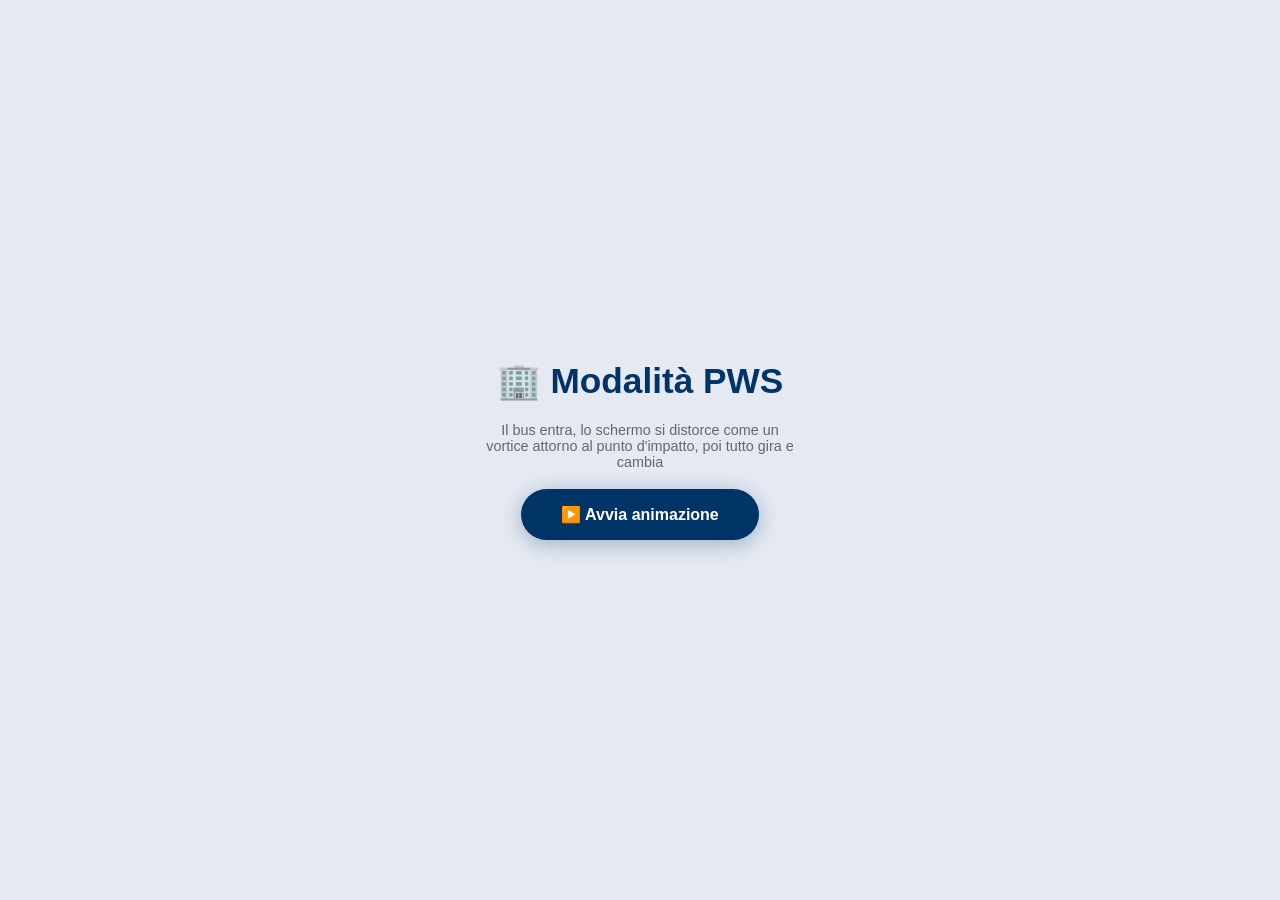
<file: demo-animazioni/demo5-vortex.html>
<!DOCTYPE html>
<html lang="it">
<head>
<meta charset="UTF-8">
<meta name="viewport" content="width=device-width, initial-scale=1.0">
<title>Demo 5 – Bus Deforma e Vortice</title>
<style>
  * { margin: 0; padding: 0; box-sizing: border-box; }
  body {
    background: #E4E9F2;
    font-family: 'Segoe UI', sans-serif;
    overflow: hidden; height: 100vh;
    user-select: none;
  }

  .page {
    position: fixed; inset: 0;
    display: flex; align-items: center; justify-content: center;
    flex-direction: column; gap: 1.2rem;
    transition: opacity 0.5s;
  }
  #page-pws  { z-index: 2; background: #E4E9F2; }
  #page-iveco {
    z-index: 1;
    background: radial-gradient(ellipse at 30% 40%, #1A237E, #0a0e2e 70%);
  }

  h1 { font-size: 2.2rem; font-weight: 800; color: #003366; }
  p  { color: #666; text-align: center; max-width: 320px; font-size: 0.9rem; }
  button {
    padding: 1rem 2.5rem; font-size: 1rem; font-weight: 700;
    background: #003366; color: white; border: none; border-radius: 50px;
    cursor: pointer; box-shadow: 0 4px 20px rgba(0,51,102,0.3);
  }
  #page-iveco h1 { color: #FFC107; font-size: 2.5rem; }
  #page-iveco p  { color: rgba(255,255,255,0.7); }
  #page-iveco button { background: #FFC107; color: #1A237E; }

  canvas#main-canvas {
    position: fixed; inset: 0; z-index: 20;
    pointer-events: none; display: none;
  }

  @keyframes shake {
    0%,100%{ transform:translate(0,0); }
    15%    { transform:translate(-16px,10px) rotate(-2deg); }
    35%    { transform:translate(20px,-13px) rotate(1.8deg); }
    55%    { transform:translate(-11px,7px)  rotate(-1deg); }
    75%    { transform:translate(9px,-4px)   rotate(0.4deg); }
  }
  body.shaking { animation: shake 0.55s ease; }
</style>
</head>
<body>

<div class="page" id="page-pws">
  <h1>🏢 Modalità PWS</h1>
  <p>Il bus entra, lo schermo si distorce come un vortice attorno al punto d'impatto, poi tutto gira e cambia</p>
  <button onclick="triggerAnim()">▶️ Avvia animazione</button>
</div>

<div class="page" id="page-iveco">
  <h1>🚌 IVECO MODE</h1>
  <p>Modalità Iveco Orecchia attivata!</p>
  <button onclick="resetDemo()">🔄 Torna a PWS</button>
</div>

<canvas id="main-canvas"></canvas>

<script>
const canvas  = document.getElementById('main-canvas');
const ctx     = canvas.getContext('2d');
const pagePws = document.getElementById('page-pws');
const pageIv  = document.getElementById('page-iveco');
let W, H;
let animRunning = false;

function resize() {
  W = canvas.width  = window.innerWidth;
  H = canvas.height = window.innerHeight;
}
resize();
window.addEventListener('resize', resize);

/* === CLACSON === */
function playHorn() {
  const ac = new (window.AudioContext || window.webkitAudioContext)();
  function b(f,s,d,v=0.5) {
    const o=ac.createOscillator(), g=ac.createGain();
    o.connect(g); g.connect(ac.destination);
    o.type='sawtooth'; o.frequency.value=f;
    g.gain.setValueAtTime(0,ac.currentTime+s);
    g.gain.linearRampToValueAtTime(v,ac.currentTime+s+0.03);
    g.gain.linearRampToValueAtTime(0,ac.currentTime+s+d);
    o.start(ac.currentTime+s); o.stop(ac.currentTime+s+d+0.05);
  }
  b(390,0,0.20); b(510,0.24,0.25); b(390,0.52,0.12); b(510,0.66,0.34);
}

/* === DISEGNA BUS SU CANVAS === */
function drawBus(cx, cy, scale=1, alpha=1, blurPx=0) {
  ctx.save();
  ctx.globalAlpha = alpha;
  if (blurPx > 0) ctx.filter = `blur(${blurPx}px)`;
  ctx.translate(cx, cy);
  ctx.scale(scale, scale);

  const W2=130, H2=55;

  ctx.fillStyle='#0D47A1';
  rr(ctx,-W2,-H2,W2*2,H2*2,10); ctx.fill();

  ctx.fillStyle='#FFC107';
  ctx.fillRect(-W2,5,W2*2,12);

  ctx.fillStyle='#1565C0';
  rr(ctx,-W2+6,-H2-8,(W2-6)*2,20,8); ctx.fill();

  ctx.fillStyle='#B3E5FC'; ctx.globalAlpha=alpha*0.9;
  [[-80,-H2+4],[-40,-H2+4],[0,-H2+4],[38,-H2+4]].forEach(([fx,fy])=>{
    rr(ctx,fx,fy,32,20,4); ctx.fill();
  });
  rr(ctx,W2-38,-H2+4,32,22,4); ctx.fill();
  ctx.globalAlpha=alpha;

  ctx.fillStyle='#212121';
  [W2-30,-W2+30].forEach(wx=>{
    ctx.beginPath(); ctx.arc(wx,H2-2,16,0,Math.PI*2); ctx.fill();
    ctx.fillStyle='#9E9E9E';
    ctx.beginPath(); ctx.arc(wx,H2-2,7,0,Math.PI*2); ctx.fill();
    ctx.fillStyle='#212121';
  });

  ctx.fillStyle='#FFEB3B';
  ctx.beginPath(); ctx.arc(W2-6,8,9,0,Math.PI*2); ctx.fill();

  ctx.filter='none';
  ctx.restore();
}

function rr(c,x,y,w,h,r) {
  c.beginPath();
  c.moveTo(x+r,y); c.lineTo(x+w-r,y);
  c.quadraticCurveTo(x+w,y,x+w,y+r);
  c.lineTo(x+w,y+h-r);
  c.quadraticCurveTo(x+w,y+h,x+w-r,y+h);
  c.lineTo(x+r,y+h);
  c.quadraticCurveTo(x,y+h,x,y+h-r);
  c.lineTo(x,y+r);
  c.quadraticCurveTo(x,y,x+r,y);
  c.closePath();
}

/* === VORTICE CANVAS === */
function drawVortex(cx, cy, progress, dir=1) {
  // progress 0→1: vortice si espande
  const rings = 8;
  for (let i = rings; i >= 1; i--) {
    const r     = (i / rings) * Math.max(W, H) * progress * 1.4;
    const alpha = (1 - progress) * (i / rings) * 0.5;
    const hue   = 210 + i * 12 + progress * 60;
    ctx.save();
    ctx.strokeStyle = `hsla(${hue}, 70%, 60%, ${alpha})`;
    ctx.lineWidth   = 3;
    ctx.beginPath();
    // spirale
    const startAngle = progress * Math.PI * 4 * dir + (i / rings) * Math.PI * 2;
    ctx.arc(cx, cy, r, startAngle, startAngle + Math.PI * 1.5);
    ctx.stroke();
    ctx.restore();
  }
}

/* === CRACK LINES === */
function drawCracks(cx, cy, alpha) {
  const lines = [
    [[cx,cy],[cx-80,cy-120],[cx-40,cy-200]],
    [[cx,cy],[cx+90,cy-80],[cx+160,cy-50],[cx+220,cy-10]],
    [[cx,cy],[cx+70,cy+110],[cx+100,cy+200]],
    [[cx,cy],[cx-100,cy+80],[cx-180,cy+120]],
    [[cx,cy],[cx-130,cy+10],[cx-220,cy+30]],
    [[cx,cy],[cx+40,cy-140],[cx+20,cy-220]],
    [[cx,cy],[cx-60,cy+150],[cx-30,cy+240]],
  ];
  ctx.save();
  ctx.strokeStyle = `rgba(255,255,255,${alpha})`;
  ctx.lineWidth = 1.2;
  ctx.shadowColor = 'rgba(150,200,255,0.8)';
  ctx.shadowBlur  = 4;
  lines.forEach(pts => {
    ctx.beginPath();
    pts.forEach((p,i)=>i===0?ctx.moveTo(...p):ctx.lineTo(...p));
    ctx.stroke();
  });
  ctx.restore();
}

/* === FLASH === */
function flashScreen() {
  document.body.style.transition='filter 0.05s';
  document.body.style.filter='brightness(4)';
  setTimeout(()=>{document.body.style.filter='';},60);
}

/* === ANIMAZIONE === */
function triggerAnim() {
  if (animRunning) return;
  animRunning = true;
  canvas.style.display = 'block';
  playHorn();

  const cx   = W/2, cy = H/2;
  let busX   = W + 200;
  const busTargetX = cx;
  let phase  = 'enter';
  let vortexP= 0, crackA=0;
  let impactTimer=0;
  let busScale=1, busAlpha=1, busBlur=16;

  let lastTs = null;

  function loop(ts) {
    if (!lastTs) lastTs = ts;
    const dt = Math.min((ts-lastTs)/16,3);
    lastTs = ts;

    ctx.clearRect(0,0,W,H);

    if (phase === 'enter') {
      busX   -= 26 * dt;
      busBlur = Math.max(0, 16 - (W+200-busX)/18);
      drawBus(busX, cy, 1, 1, busBlur);

      if (busX <= busTargetX) {
        phase = 'impact';
        impactTimer = 0;

        flashScreen();
        document.body.classList.remove('shaking');
        void document.body.offsetWidth;
        document.body.classList.add('shaking');
        setTimeout(()=>document.body.classList.remove('shaking'),600);
      }

    } else if (phase === 'impact') {
      impactTimer += dt;

      // bus bounce
      const bounce = impactTimer < 15
        ? Math.sin(impactTimer*0.6)*(15-impactTimer)*1.5
        : 0;
      busScale = Math.max(0, 1 - impactTimer/60);
      busAlpha = Math.max(0, 1 - impactTimer/40);
      drawBus(busTargetX+bounce, cy, 1+impactTimer*0.04, busAlpha, 0);

      // Crepe
      crackA = Math.min(1, impactTimer/10);
      drawCracks(cx, cy, crackA * busAlpha);

      // Vortice inizia a girare
      if (impactTimer > 10) {
        vortexP = Math.min(1, (impactTimer-10)/35);
        drawVortex(cx, cy, vortexP, 1);
      }

      if (impactTimer > 50) {
        phase = 'switch';
      }

    } else if (phase === 'switch') {
      vortexP = Math.min(1, vortexP + 0.04 * dt);
      drawVortex(cx, cy, vortexP, 1);

      if (vortexP >= 1) {
        // Cambia schermata
        pagePws.style.opacity = '0';
        pagePws.style.pointerEvents = 'none';
        pageIv.style.zIndex  = '2';

        phase = 'fadeout';
      }

    } else if (phase === 'fadeout') {
      vortexP = Math.max(0, vortexP - 0.04 * dt);
      drawVortex(cx, cy, vortexP, -1);
      if (vortexP <= 0) {
        canvas.style.display = 'none';
        animRunning = false;
        return;
      }
    }

    requestAnimationFrame(loop);
  }

  requestAnimationFrame(loop);
}

function resetDemo() {
  animRunning = false;
  pagePws.style.opacity = '1';
  pagePws.style.pointerEvents = '';
  pageIv.style.zIndex = '1';
  canvas.style.display = 'none';
}
</script>
</body>
</html>
</file>
